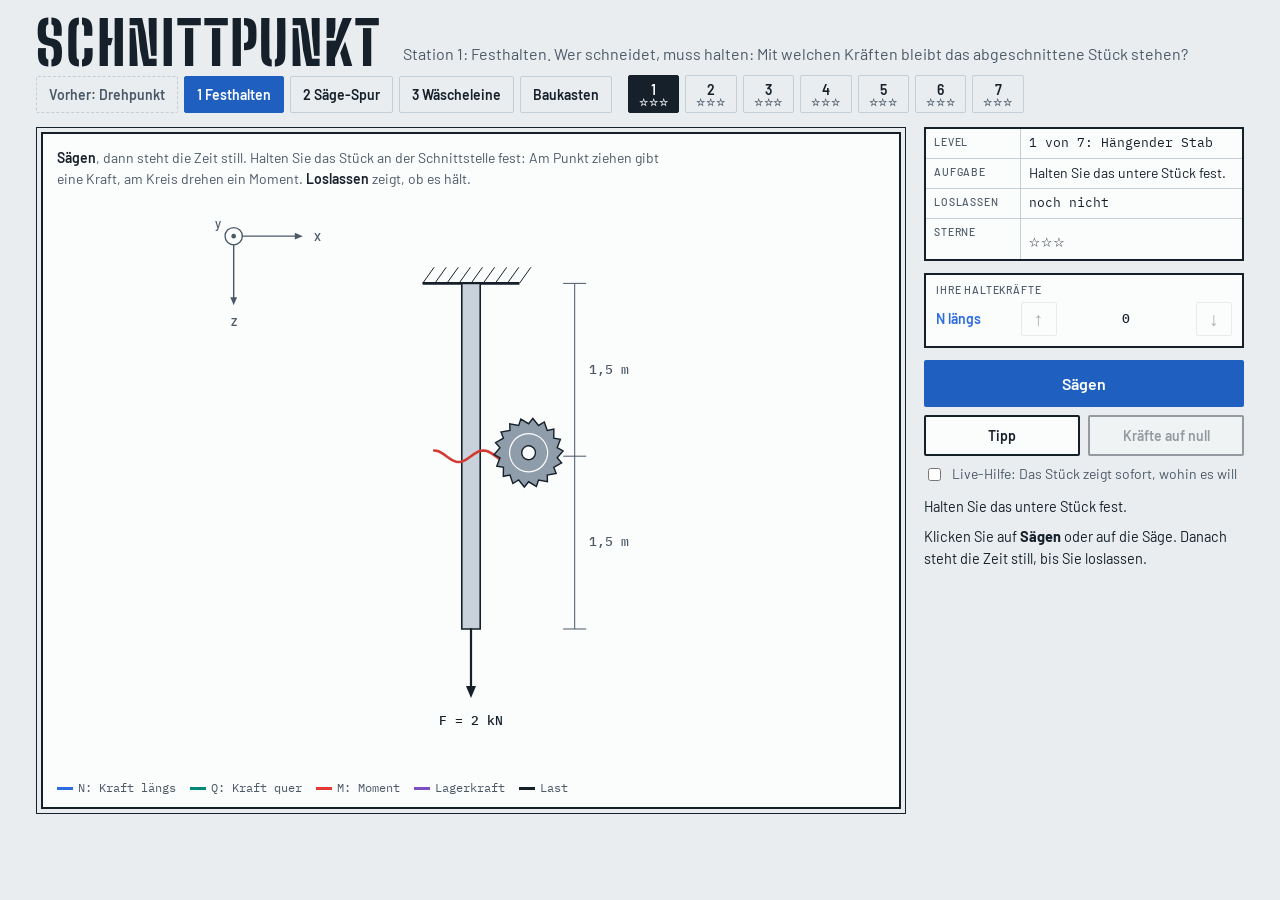
<file: index.html>
<!doctype html>
<html lang="de">
<head>
<meta charset="utf-8">
<meta name="viewport" content="width=device-width, initial-scale=1">
<title>Schnittpunkt: Festhalten</title>
<link rel="preconnect" href="https://fonts.googleapis.com">
<link rel="preconnect" href="https://fonts.gstatic.com" crossorigin>
<link rel="stylesheet" href="https://fonts.googleapis.com/css2?family=Barlow:wght@400;500;600;700&family=Big+Shoulders+Stencil:wght@800&family=IBM+Plex+Mono:wght@400;500&display=swap">
<link rel="stylesheet" href="style.css">
</head>
<body>
<div class="app">
  <header class="top">
    <h1 class="brand">Schnittpunkt</h1>
    <p class="claim">Station 1: Festhalten. Wer schneidet, muss halten: Mit welchen Kräften bleibt das abgeschnittene Stück stehen?</p>
    <div class="nav">
      <nav class="stations" aria-label="Station wählen"><a class="pre" href="https://fkaule.github.io/Drehpunkt/" title="Vorher: Kräfte, Momente und Lager freischneiden und halten">Vorher: Drehpunkt</a><a href="index.html" aria-current="page">1 Festhalten</a><a href="spur.html">2 Säge-Spur</a><a href="leine.html">3 Wäscheleine</a><a href="bauen.html">Baukasten</a></nav>
      <nav class="levels" id="levels" aria-label="Level wählen"></nav>
    </div>
  </header>

  <main class="stage">
    <section class="sheet" aria-label="Zeichnung">
      <p class="howto"><b>Sägen</b>, dann steht die Zeit still. Halten Sie das Stück an der Schnittstelle fest: Am Punkt ziehen gibt eine Kraft,
        am Kreis drehen ein Moment. <b>Loslassen</b> zeigt, ob es hält.</p>
      <div class="canvas-wrap" id="wrap">
        <canvas id="cv" aria-label="Zeichnung des Trägers mit Schnitt, Lasten und Ihren Haltekräften"></canvas>
        <div class="stamp" id="stamp" hidden></div>
        <div class="badge" id="badge" hidden></div>
      </div>
      <ul class="legend" aria-label="Legende">
        <li><i style="background: var(--cN)"></i>N: Kraft längs</li>
        <li><i style="background: var(--cQ)"></i>Q: Kraft quer</li>
        <li><i style="background: var(--cM)"></i>M: Moment</li>
        <li><i style="background: var(--react)"></i>Lagerkraft</li>
        <li><i style="background: var(--ink)"></i>Last</li>
      </ul>
    </section>

    <aside class="side">
      <table class="titleblock" aria-label="Schriftfeld">
        <tbody>
          <tr><th>Level</th><td id="tb-name"></td></tr>
          <tr><th>Aufgabe</th><td class="txt" id="tb-task"></td></tr>
          <tr><th>Loslassen</th><td id="tb-tries"></td></tr>
          <tr><th>Sterne</th><td class="big" id="tb-stars"></td></tr>
        </tbody>
      </table>
      <div class="forces" id="forces" role="group" aria-label="Ihre Haltekräfte">
        <h2>Ihre Haltekräfte</h2>
        <div class="frow" id="row-N"><span class="fk n">N längs</span><button type="button" data-c="N" data-d="-1"></button><output id="v-N"></output><button type="button" data-c="N" data-d="1"></button></div>
        <div class="frow" id="row-Q"><span class="fk q">Q quer</span><button type="button" data-c="Q" data-d="-1"></button><output id="v-Q"></output><button type="button" data-c="Q" data-d="1"></button></div>
        <div class="frow" id="row-M"><span class="fk m">M Moment</span><button type="button" data-c="M" data-d="1" title="gegen den Uhrzeigersinn">↺</button><output id="v-M"></output><button type="button" data-c="M" data-d="-1" title="im Uhrzeigersinn">↻</button></div>
      </div>
      <div class="actions">
        <button type="button" class="btn primary" id="b-main">Sägen</button>
        <button type="button" class="btn" id="b-tip">Tipp</button>
        <button type="button" class="btn" id="b-zero">Kräfte auf null</button>
        <label class="live"><input type="checkbox" id="c-live"> Live-Hilfe: Das Stück zeigt sofort, wohin es will</label>
      </div>
      <div class="verdict" id="verdict" aria-live="polite"></div>
    </aside>
  </main>
</div>
<script src="src/mech.js"></script>
<script src="src/draw.js"></script>
<script src="src/levels.js"></script>
<script src="src/game.js"></script>
</body>
</html>
</file>
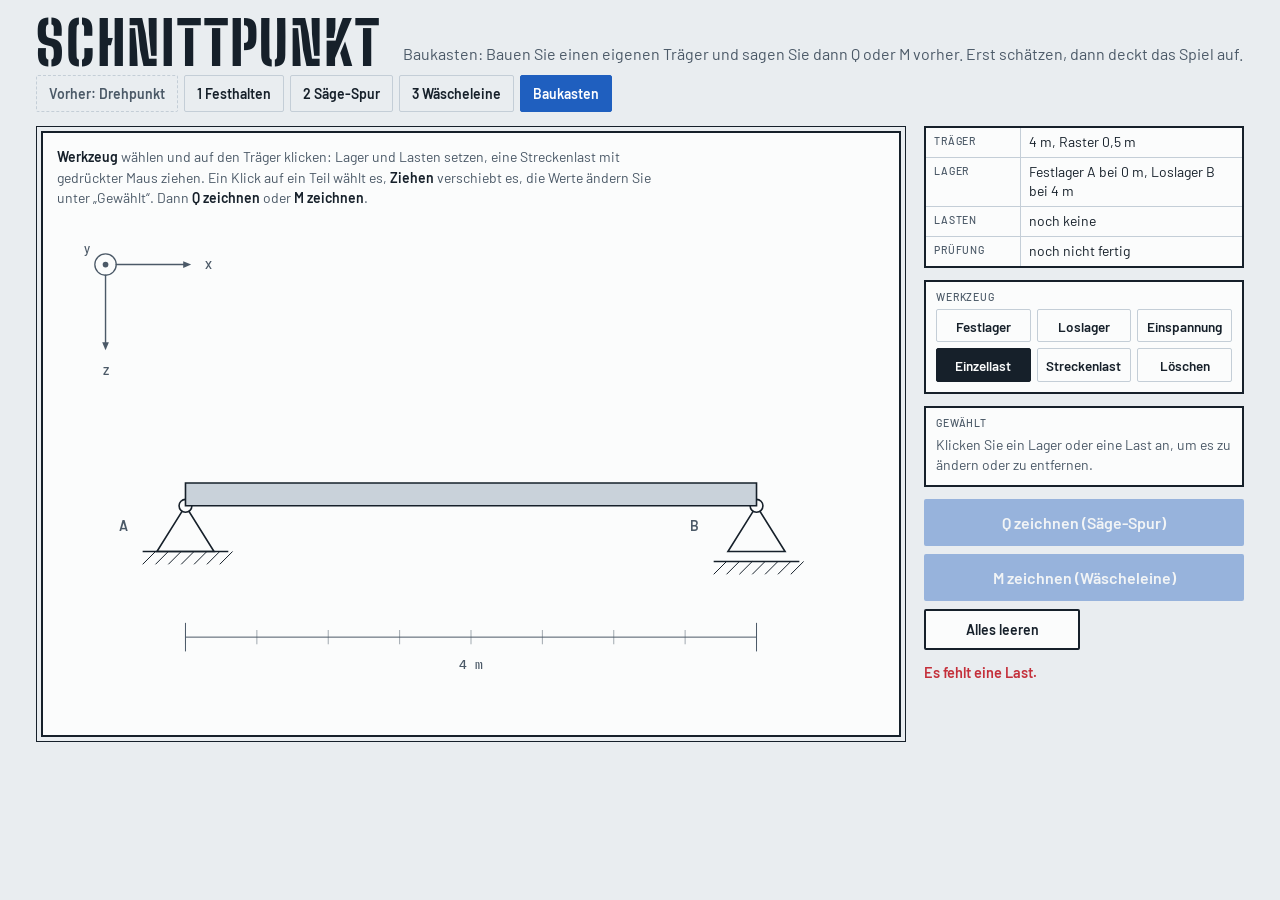
<file: bauen.html>
<!doctype html>
<html lang="de">
<head>
<meta charset="utf-8">
<meta name="viewport" content="width=device-width, initial-scale=1">
<title>Schnittpunkt: Baukasten</title>
<link rel="preconnect" href="https://fonts.googleapis.com">
<link rel="preconnect" href="https://fonts.gstatic.com" crossorigin>
<link rel="stylesheet" href="https://fonts.googleapis.com/css2?family=Barlow:wght@400;500;600;700&family=Big+Shoulders+Stencil:wght@800&family=IBM+Plex+Mono:wght@400;500&display=swap">
<link rel="stylesheet" href="style.css">
</head>
<body>
<div class="app">
  <header class="top">
    <h1 class="brand">Schnittpunkt</h1>
    <p class="claim">Baukasten: Bauen Sie einen eigenen Träger und sagen Sie dann Q oder M vorher. Erst schätzen, dann deckt das Spiel auf.</p>
    <div class="nav">
      <nav class="stations" aria-label="Station wählen"><a class="pre" href="https://fkaule.github.io/Drehpunkt/" title="Vorher: Kräfte, Momente und Lager freischneiden und halten">Vorher: Drehpunkt</a><a href="index.html">1 Festhalten</a><a href="spur.html">2 Säge-Spur</a><a href="leine.html">3 Wäscheleine</a><a href="bauen.html" aria-current="page">Baukasten</a></nav>
    </div>
  </header>

  <main class="stage">
    <section class="sheet" aria-label="Zeichnung">
      <p class="howto"><b>Werkzeug</b> wählen und auf den Träger klicken: Lager und Lasten setzen, eine Streckenlast mit gedrückter Maus ziehen. Ein Klick auf ein Teil wählt es, <b>Ziehen</b> verschiebt es, die Werte ändern Sie unter „Gewählt“. Dann <b>Q zeichnen</b> oder <b>M zeichnen</b>.</p>
      <div class="canvas-wrap" id="wrap">
        <canvas id="cv" aria-label="Träger mit Lagern und Lasten zum Bauen"></canvas>
      </div>
    </section>

    <aside class="side">
      <table class="titleblock" aria-label="Schriftfeld">
        <tbody>
          <tr><th>Träger</th><td class="txt">4 m, Raster 0,5 m</td></tr>
          <tr><th>Lager</th><td class="txt" id="tb-sup"></td></tr>
          <tr><th>Lasten</th><td class="txt" id="tb-loads"></td></tr>
          <tr><th>Prüfung</th><td class="txt" id="tb-check"></td></tr>
        </tbody>
      </table>
      <div class="forces" role="group" aria-label="Werkzeug">
        <h2>Werkzeug</h2>
        <div class="tools" id="tools">
          <button type="button" data-t="fest">Festlager</button>
          <button type="button" data-t="los">Loslager</button>
          <button type="button" data-t="einspannung">Einspannung</button>
          <button type="button" data-t="last">Einzellast</button>
          <button type="button" data-t="strecke">Streckenlast</button>
          <button type="button" data-t="weg">Löschen</button>
        </div>
      </div>
      <div class="forces" id="selbox" role="group" aria-label="Gewähltes Teil"></div>
      <div class="actions">
        <button type="button" class="btn primary" id="b-q">Q zeichnen (Säge-Spur)</button>
        <button type="button" class="btn primary" id="b-m">M zeichnen (Wäscheleine)</button>
        <button type="button" class="btn" id="b-clear">Alles leeren</button>
      </div>
      <div class="verdict" id="verdict" aria-live="polite"></div>
    </aside>
  </main>
</div>
<script src="src/mech.js"></script>
<script src="src/draw.js"></script>
<script src="src/bau.js"></script>
<script src="src/bauen.js"></script>
</body>
</html>
</file>
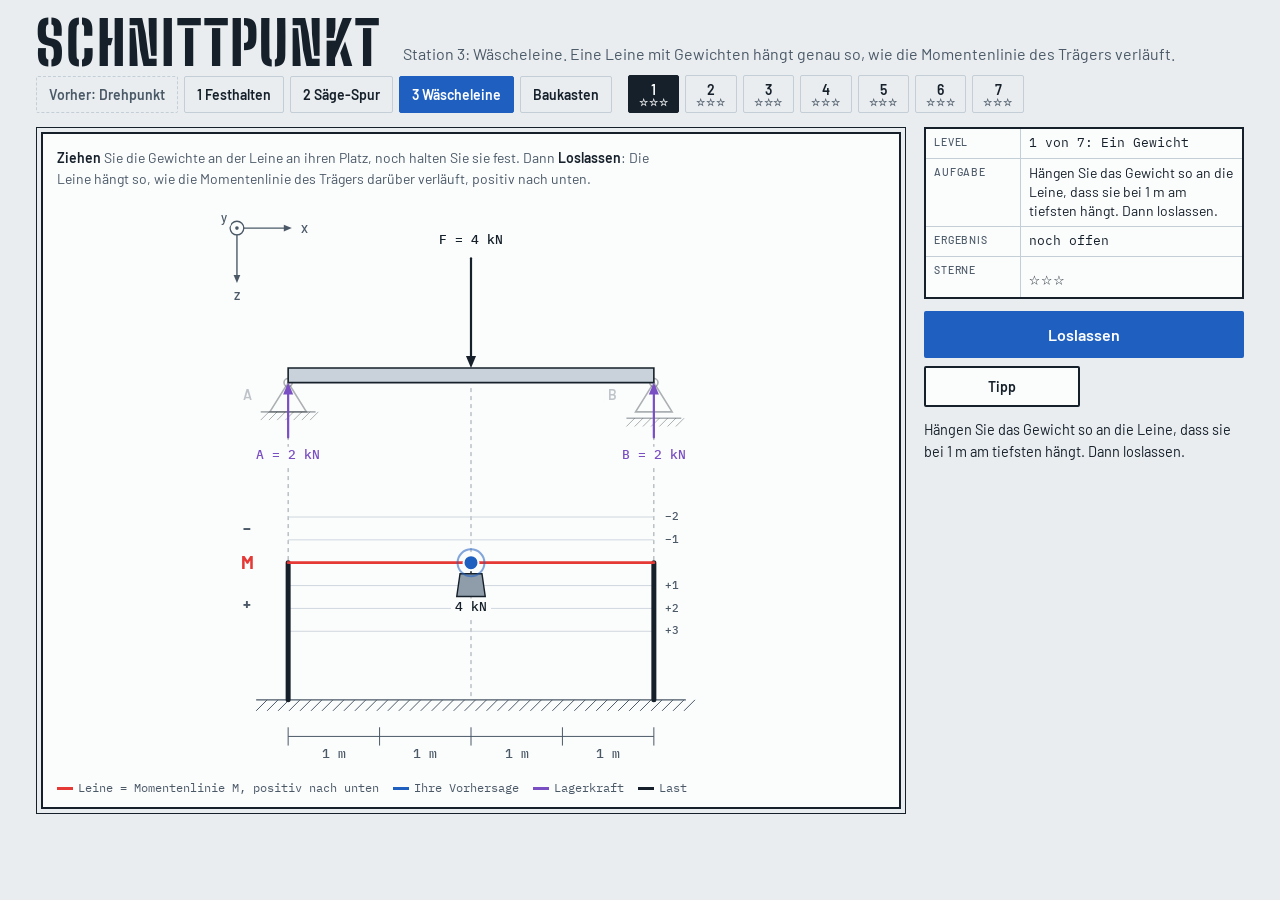
<file: leine.html>
<!doctype html>
<html lang="de">
<head>
<meta charset="utf-8">
<meta name="viewport" content="width=device-width, initial-scale=1">
<title>Schnittpunkt: Wäscheleine</title>
<link rel="preconnect" href="https://fonts.googleapis.com">
<link rel="preconnect" href="https://fonts.gstatic.com" crossorigin>
<link rel="stylesheet" href="https://fonts.googleapis.com/css2?family=Barlow:wght@400;500;600;700&family=Big+Shoulders+Stencil:wght@800&family=IBM+Plex+Mono:wght@400;500&display=swap">
<link rel="stylesheet" href="style.css">
</head>
<body>
<div class="app">
  <header class="top">
    <h1 class="brand">Schnittpunkt</h1>
    <p class="claim">Station 3: Wäscheleine. Eine Leine mit Gewichten hängt genau so, wie die Momentenlinie des Trägers verläuft.</p>
    <div class="nav">
      <nav class="stations" aria-label="Station wählen"><a class="pre" href="https://fkaule.github.io/Drehpunkt/" title="Vorher: Kräfte, Momente und Lager freischneiden und halten">Vorher: Drehpunkt</a><a href="index.html">1 Festhalten</a><a href="spur.html">2 Säge-Spur</a><a href="leine.html" aria-current="page">3 Wäscheleine</a><a href="bauen.html">Baukasten</a></nav>
      <nav class="levels" id="levels" aria-label="Level wählen"></nav>
    </div>
  </header>

  <main class="stage">
    <section class="sheet" aria-label="Zeichnung">
      <p class="howto" id="howto"></p>
      <div class="canvas-wrap" id="wrap">
        <canvas id="cv" aria-label="Träger mit Lasten, darunter eine Wäscheleine mit denselben Lasten"></canvas>
        <div class="stamp" id="stamp" hidden></div>
      </div>
      <ul class="legend" aria-label="Legende">
        <li><i style="background: var(--cM)"></i>Leine = Momentenlinie M, positiv nach unten</li>
        <li><i style="background: var(--accent)"></i>Ihre Vorhersage</li>
        <li><i style="background: var(--react)"></i>Lagerkraft</li>
        <li><i style="background: var(--ink)"></i>Last</li>
      </ul>
    </section>

    <aside class="side">
      <table class="titleblock" aria-label="Schriftfeld">
        <tbody>
          <tr><th>Level</th><td id="tb-name"></td></tr>
          <tr><th>Aufgabe</th><td class="txt" id="tb-task"></td></tr>
          <tr><th>Ergebnis</th><td id="tb-res"></td></tr>
          <tr><th>Sterne</th><td class="big" id="tb-stars"></td></tr>
        </tbody>
      </table>
      <div class="actions">
        <button type="button" class="btn primary" id="b-main">Loslassen</button>
        <button type="button" class="btn" id="b-tip">Tipp</button>
        <button type="button" class="btn" id="b-alt">Nochmal</button>
      </div>
      <div class="verdict" id="verdict" aria-live="polite"></div>
    </aside>
  </main>
</div>
<script src="src/mech.js"></script>
<script src="src/bau.js"></script>
<script src="src/draw.js"></script>
<script src="src/leine-levels.js"></script>
<script src="src/leine.js"></script>
</body>
</html>
</file>
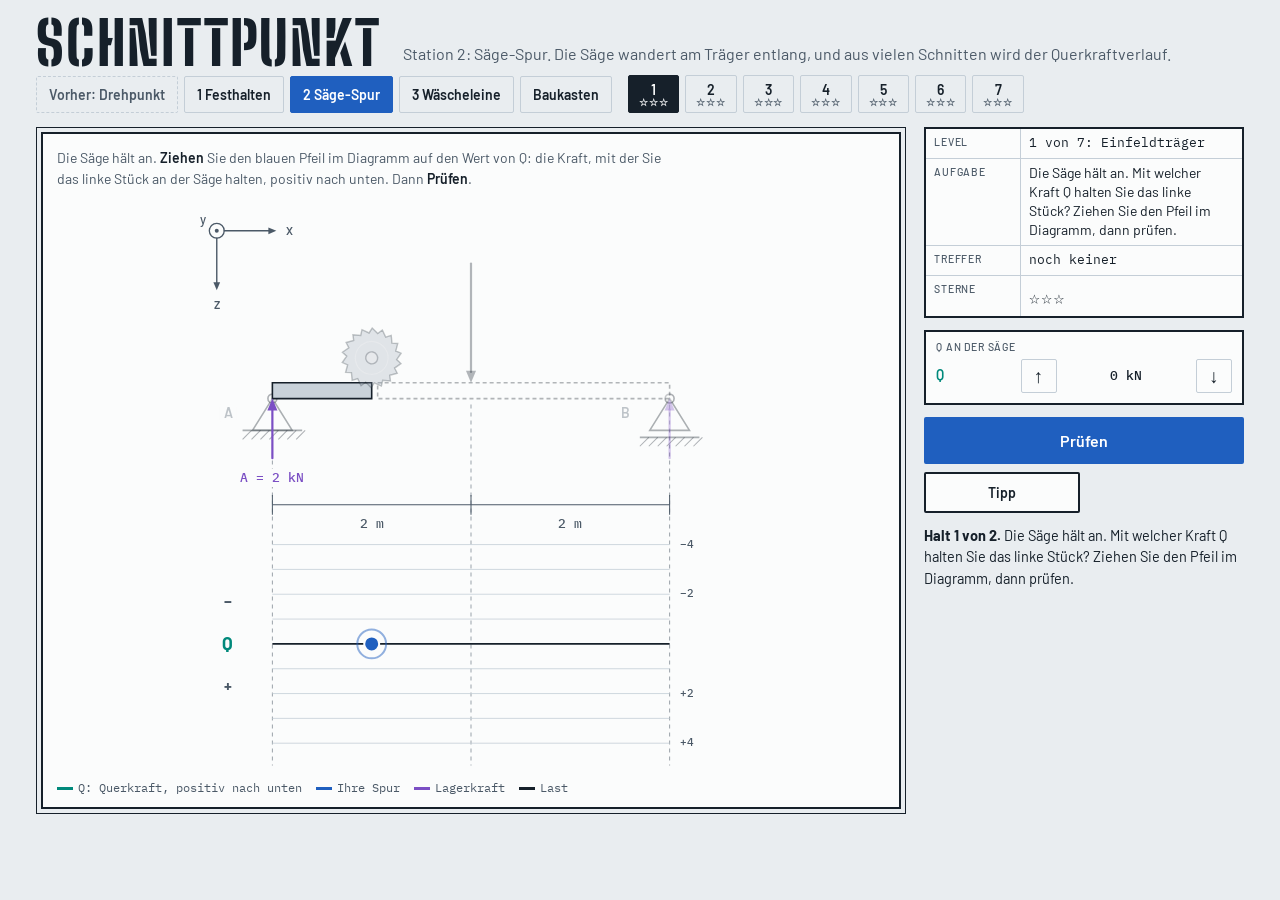
<file: spur.html>
<!doctype html>
<html lang="de">
<head>
<meta charset="utf-8">
<meta name="viewport" content="width=device-width, initial-scale=1">
<title>Schnittpunkt: Säge-Spur</title>
<link rel="preconnect" href="https://fonts.googleapis.com">
<link rel="preconnect" href="https://fonts.gstatic.com" crossorigin>
<link rel="stylesheet" href="https://fonts.googleapis.com/css2?family=Barlow:wght@400;500;600;700&family=Big+Shoulders+Stencil:wght@800&family=IBM+Plex+Mono:wght@400;500&display=swap">
<link rel="stylesheet" href="style.css">
</head>
<body>
<div class="app">
  <header class="top">
    <h1 class="brand">Schnittpunkt</h1>
    <p class="claim">Station 2: Säge-Spur. Die Säge wandert am Träger entlang, und aus vielen Schnitten wird der Querkraftverlauf.</p>
    <div class="nav">
      <nav class="stations" aria-label="Station wählen"><a class="pre" href="https://fkaule.github.io/Drehpunkt/" title="Vorher: Kräfte, Momente und Lager freischneiden und halten">Vorher: Drehpunkt</a><a href="index.html">1 Festhalten</a><a href="spur.html" aria-current="page">2 Säge-Spur</a><a href="leine.html">3 Wäscheleine</a><a href="bauen.html">Baukasten</a></nav>
      <nav class="levels" id="levels" aria-label="Level wählen"></nav>
    </div>
  </header>

  <main class="stage">
    <section class="sheet" aria-label="Zeichnung">
      <p class="howto" id="howto"></p>
      <div class="canvas-wrap" id="wrap">
        <canvas id="cv" aria-label="Träger mit Säge, darunter das Diagramm der Querkraft"></canvas>
        <div class="stamp" id="stamp" hidden></div>
      </div>
      <ul class="legend" aria-label="Legende">
        <li><i style="background: var(--cQ)"></i>Q: Querkraft, positiv nach unten</li>
        <li><i style="background: var(--accent)"></i>Ihre Spur</li>
        <li><i style="background: var(--react)"></i>Lagerkraft</li>
        <li><i style="background: var(--ink)"></i>Last</li>
      </ul>
    </section>

    <aside class="side">
      <table class="titleblock" aria-label="Schriftfeld">
        <tbody>
          <tr><th>Level</th><td id="tb-name"></td></tr>
          <tr><th>Aufgabe</th><td class="txt" id="tb-task"></td></tr>
          <tr><th>Treffer</th><td id="tb-hits"></td></tr>
          <tr><th>Sterne</th><td class="big" id="tb-stars"></td></tr>
        </tbody>
      </table>
      <div class="forces" id="qbox" role="group" aria-label="Q an der Säge">
        <h2>Q an der Säge</h2>
        <div class="frow"><span class="fk q">Q</span><button type="button" data-d="-1" title="nach oben, negativ">↑</button><output id="v-Q"></output><button type="button" data-d="1" title="nach unten, positiv">↓</button></div>
      </div>
      <div class="actions">
        <button type="button" class="btn primary" id="b-main">Prüfen</button>
        <button type="button" class="btn" id="b-tip">Tipp</button>
        <button type="button" class="btn" id="b-alt">Spur löschen</button>
      </div>
      <div class="verdict" id="verdict" aria-live="polite"></div>
    </aside>
  </main>
</div>
<script src="src/mech.js"></script>
<script src="src/bau.js"></script>
<script src="src/draw.js"></script>
<script src="src/spur-levels.js"></script>
<script src="src/spur.js"></script>
</body>
</html>
</file>
<file: style.css>
/* Zeichenblatt wie Knotenpunkt: hell = Zeichenpapier, dunkel = Blaupause. N, Q, M in den Farben der TM1-Seiten in OPAL */
:root {
  --paper: #e9edf0; --sheet: #fbfcfc; --ink: #16202a; --ink2: #4b5967; --rule: #c4ced7;
  --steel: #c9d2da; --steel2: #8f9dab; --accent: #1f5fbf; --on-accent: #ffffff; --ok: #17804a; --bad: #c42f3a;
  --cN: #2d6cdf; --cQ: #00897b; --cM: #e53935; --react: #7b4fc4; --cut: #d23a33; --stamp-blend: multiply;
  --f-display: "Big Shoulders Stencil", "Barlow", Impact, sans-serif;
  --f-body: "Barlow", "Helvetica Neue", Arial, sans-serif;
  --f-mono: "IBM Plex Mono", ui-monospace, Menlo, monospace;
}
@media (prefers-color-scheme: dark) {
  :root:not([data-theme="light"]) {
    --paper: #0a1d36; --sheet: #0f2748; --ink: #e6eef8; --ink2: #a3b8d2; --rule: #36557d;
    --steel: #4a6b94; --steel2: #88a6cb; --accent: #7cc0ff; --on-accent: #0a1d36; --ok: #57d492; --bad: #ff6f6f;
    --cN: #8ab4ff; --cQ: #4fd1c0; --cM: #ff7b72; --react: #c3a6ff; --cut: #ff6f6f; --stamp-blend: normal; color-scheme: dark;
  }
}
:root[data-theme="dark"] {
  --paper: #0a1d36; --sheet: #0f2748; --ink: #e6eef8; --ink2: #a3b8d2; --rule: #36557d;
  --steel: #4a6b94; --steel2: #88a6cb; --accent: #7cc0ff; --on-accent: #0a1d36; --ok: #57d492; --bad: #ff6f6f;
  --cN: #8ab4ff; --cQ: #4fd1c0; --cM: #ff7b72; --react: #c3a6ff; --cut: #ff6f6f; --stamp-blend: normal; color-scheme: dark;
}
* { box-sizing: border-box; }
body { margin: 0; background: var(--paper); color: var(--ink); font: 15px/1.45 var(--f-body); }
[hidden] { display: none !important; }
.app { max-width: 1240px; margin: 0 auto; padding: 18px 16px 32px; display: grid; gap: 14px; }
.top { display: flex; flex-wrap: wrap; align-items: flex-end; gap: 6px 22px; }
.brand { font: 800 clamp(40px, 6vw, 60px)/0.85 var(--f-display); letter-spacing: 0.03em; text-transform: uppercase; margin: 0; }
.claim { margin: 0 0 4px; color: var(--ink2); font-size: 16px; flex: 1 1 260px; text-wrap: balance; }
.levels { display: flex; flex-wrap: wrap; gap: 6px; }
.levels button { font: 600 14px/1.1 var(--f-body); color: var(--ink); background: transparent; border: 1.5px solid var(--rule);
  padding: 6px 10px 4px; border-radius: 2px; cursor: pointer; min-width: 46px; }
.levels button .st { display: block; font-size: 10px; letter-spacing: 0.08em; color: var(--ink2); }
.levels button[aria-pressed="true"] { border-color: var(--ink); background: var(--ink); color: var(--sheet); }
.levels button[aria-pressed="true"] .st { color: var(--sheet); }
.stage { display: grid; grid-template-columns: minmax(0, 1fr) 320px; gap: 18px; align-items: start; }
@media (max-width: 880px) { .stage { grid-template-columns: minmax(0, 1fr); } }
.sheet { background: var(--sheet); border: 2px solid var(--ink); outline: 1px solid var(--ink); outline-offset: 4px;
  margin: 5px; padding: 14px 14px 12px; min-width: 0; display: grid; gap: 8px; }
.howto { margin: 0; color: var(--ink2); font-size: 14px; max-width: 76ch; }
.howto b { color: var(--ink); font-weight: 600; }
.canvas-wrap { position: relative; min-width: 0; }
canvas { display: block; touch-action: none; }
canvas.cut { cursor: pointer; }
canvas.grab { cursor: grab; }
canvas.grabbing { cursor: grabbing; }
.stamp { position: absolute; top: 4%; right: 4%; pointer-events: none; font: 800 clamp(34px, 6vw, 64px)/1 var(--f-display);
  letter-spacing: 0.08em; padding: 4px 16px 2px; border: 5px solid currentColor; border-radius: 6px;
  transform: rotate(-8deg); opacity: 0.9; mix-blend-mode: var(--stamp-blend); }
.stamp.ok { color: var(--ok); }
.stamp.bad { color: var(--bad); }
.stamp.hit { animation: stamp 0.3s cubic-bezier(0.2, 0.9, 0.3, 1.25) both; }
@keyframes stamp { from { transform: rotate(-8deg) scale(2.3); opacity: 0; } to { transform: rotate(-8deg) scale(1); opacity: 0.9; } }
.badge { position: absolute; left: 50%; top: 6px; transform: translateX(-50%); pointer-events: none; display: flex; align-items: center; gap: 8px; white-space: nowrap;
  font: 600 12px var(--f-body); letter-spacing: 0.08em; text-transform: uppercase; color: var(--ink2);
  border: 1.5px solid var(--rule); background: var(--sheet); padding: 4px 9px; }
.badge i { width: 3px; height: 11px; background: currentColor; box-shadow: 5px 0 0 currentColor; margin-right: 5px; }
.badge.live i { width: 9px; height: 9px; border-radius: 50%; background: var(--ok); box-shadow: none; margin-right: 0; }
.legend { display: flex; flex-wrap: wrap; gap: 4px 14px; font: 12px/1.2 var(--f-mono); color: var(--ink2); margin: 0; padding: 0; list-style: none; }
.legend li { display: flex; align-items: center; gap: 5px; }
.legend i { display: block; width: 16px; height: 3px; }
.side { display: grid; gap: 12px; min-width: 0; }
.titleblock { width: 100%; border-collapse: collapse; background: var(--sheet); border: 2px solid var(--ink); font-size: 13px; }
.titleblock th { text-align: left; font: 500 10.5px var(--f-body); letter-spacing: 0.08em; text-transform: uppercase;
  color: var(--ink2); padding: 6px 8px; border: 1px solid var(--rule); width: 30%; vertical-align: top; }
.titleblock td { font-family: var(--f-mono); padding: 5px 8px; border: 1px solid var(--rule); font-variant-numeric: tabular-nums; }
.titleblock td.txt { font: 14px/1.35 var(--f-body); }
.titleblock td.big { font: 600 18px var(--f-mono); letter-spacing: 0.08em; }
.forces { display: grid; gap: 6px; background: var(--sheet); border: 2px solid var(--ink); padding: 8px 10px 10px; }
.forces h2 { margin: 0; font: 500 10.5px var(--f-body); letter-spacing: 0.08em; text-transform: uppercase; color: var(--ink2); }
.frow { display: grid; grid-template-columns: 5.3em 36px minmax(0, 1fr) 36px; align-items: center; gap: 5px; }
.frow .fk { font-weight: 600; font-size: 14px; }
.frow .fk.n { color: var(--cN); } .frow .fk.q { color: var(--cQ); } .frow .fk.m { color: var(--cM); }
.frow button { font: 600 19px/1 var(--f-body); height: 34px; border: 1.5px solid var(--rule); background: transparent;
  color: var(--ink); border-radius: 2px; cursor: pointer; }
.frow button:disabled { opacity: 0.35; cursor: default; }
.frow output { font: 500 13px var(--f-mono); text-align: center; font-variant-numeric: tabular-nums; white-space: nowrap; overflow: hidden; text-overflow: ellipsis; }
.actions { display: grid; grid-template-columns: 1fr 1fr; gap: 8px; }
.btn { font: 600 14px var(--f-body); padding: 10px 12px; border: 2px solid var(--ink); background: var(--sheet); color: var(--ink);
  border-radius: 2px; cursor: pointer; }
.btn.primary { grid-column: 1 / -1; background: var(--accent); border-color: var(--accent); color: var(--on-accent); font-size: 16px; padding: 12px; }
.btn:disabled { opacity: 0.4; cursor: not-allowed; }
.live { grid-column: 1 / -1; display: flex; gap: 8px; align-items: center; font-size: 14px; color: var(--ink2); cursor: pointer; }
.btn:focus-visible, .levels button:focus-visible, .frow button:focus-visible, .quiz button:focus-visible, input:focus-visible {
  outline: 3px solid var(--accent); outline-offset: 2px; }
.verdict { font-size: 14.5px; line-height: 1.5; display: grid; gap: 8px; }
.verdict p { margin: 0; }
.t-ok { color: var(--ok); font-weight: 700; }
.t-bad { color: var(--bad); font-weight: 600; }
.tip { border-left: 4px solid var(--accent); padding-left: 8px; }
.vals { font: 600 16px var(--f-mono); }
.quiz { margin: 0; padding-left: 20px; display: grid; gap: 10px; }
.quiz .qb { display: flex; align-items: center; gap: 6px; margin-top: 4px; }
.quiz button { font: 600 15px var(--f-body); padding: 5px 12px; min-width: 46px; border: 1.5px solid var(--ink); background: var(--sheet);
  color: var(--ink); border-radius: 2px; cursor: pointer; }
.quiz button.right { border-color: var(--ok); background: var(--ok); color: var(--sheet); }
.quiz button.wrong { border-color: var(--bad); background: var(--bad); color: var(--sheet); }
.quiz button:disabled { cursor: default; }
.quiz .qr { font-size: 13.5px; font-weight: 600; }
.starlist { list-style: none; margin: 0; padding: 0; display: grid; gap: 2px; font-size: 14px; }
.starlist li::before { content: "☆ "; color: var(--ink2); }
.starlist li.on::before { content: "★ "; color: var(--ok); }
@media (prefers-reduced-motion: reduce) { .stamp.hit { animation: none; } }
@media (max-width: 480px) { .sheet { padding: 10px 8px 8px; } }
/* Stationen: Seiten der App, die aktuelle in Akzentfarbe (das gewählte Level ist dunkel) */
.nav { display: flex; flex-wrap: wrap; align-items: center; gap: 6px 16px; }
.stations { display: flex; flex-wrap: wrap; gap: 6px; }
.stations a { font: 600 14px/1.1 var(--f-body); color: var(--ink); text-decoration: none; border: 1.5px solid var(--rule); padding: 10px 12px; border-radius: 2px; }
.stations a[aria-current="page"] { border-color: var(--accent); background: var(--accent); color: var(--on-accent); }
.stations a:focus-visible { outline: 3px solid var(--accent); outline-offset: 2px; }
/* Vorstufe in einem eigenen Spiel: gestrichelt, damit sie nicht wie eine Station aussieht */
.stations a.pre { border-style: dashed; color: var(--ink2); }
canvas.pen { cursor: crosshair; }
/* Baukasten: Werkzeuge wie die Levelknöpfe, das gewählte dunkel */
.tools { display: grid; grid-template-columns: repeat(3, minmax(0, 1fr)); gap: 6px; }
.tools button { font: 600 13.5px/1.15 var(--f-body); color: var(--ink); background: transparent; border: 1.5px solid var(--rule);
  padding: 9px 4px 7px; border-radius: 2px; cursor: pointer; }
.tools button[aria-pressed="true"] { border-color: var(--ink); background: var(--ink); color: var(--sheet); }
.tools button:focus-visible { outline: 3px solid var(--accent); outline-offset: 2px; }
</file>
